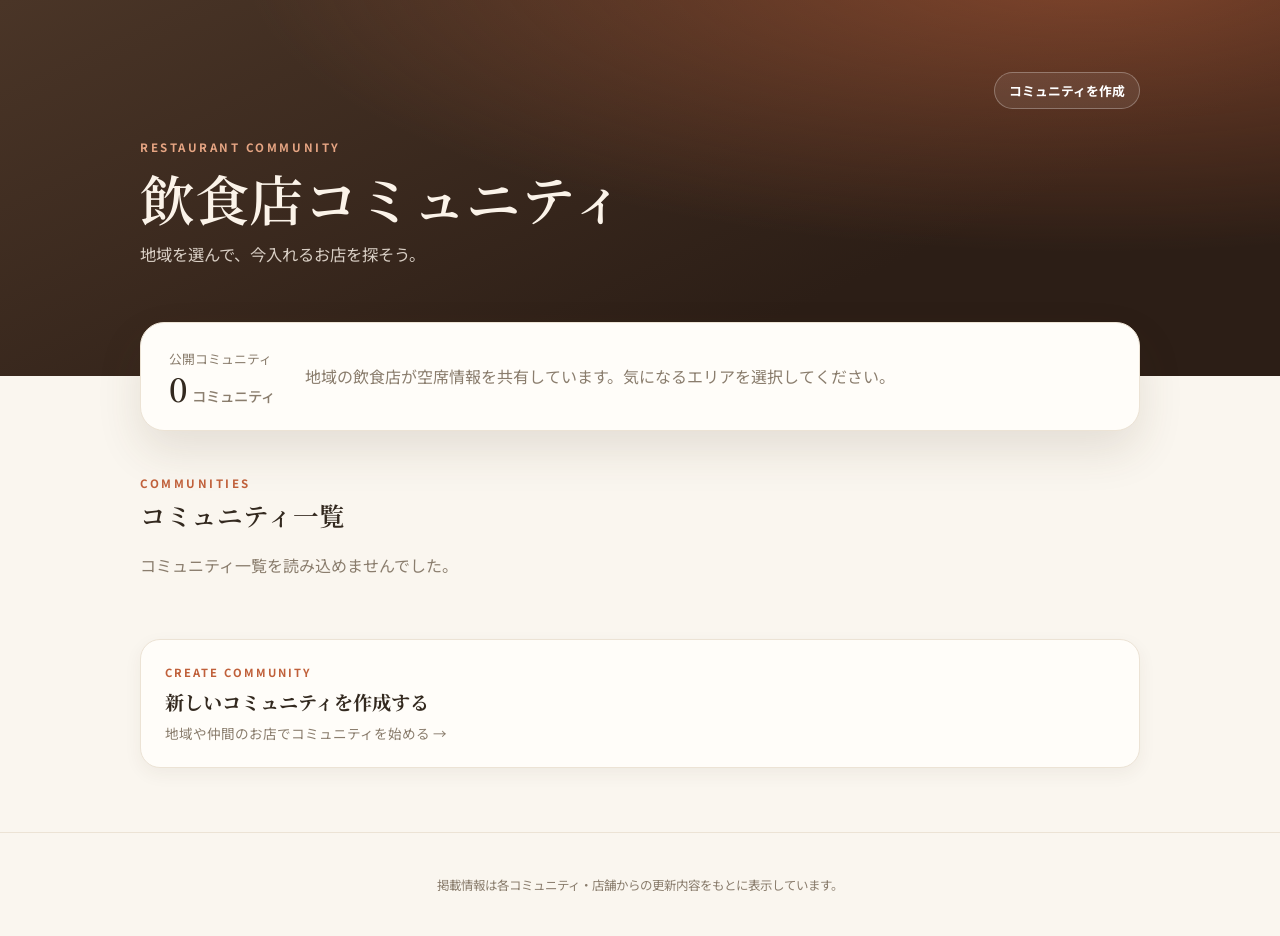
<file: index.html>
<!DOCTYPE html>
<html lang="ja">
<head>
  <meta charset="UTF-8" />
  <meta name="viewport" content="width=device-width, initial-scale=1.0" />
  <meta name="theme-color" content="#faf6ef" />
  <meta name="description" content="地域の飲食店コミュニティから、今入れるお店を探せます。" />
  <title>飲食店コミュニティ一覧</title>
  <link rel="preconnect" href="https://fonts.googleapis.com" />
  <link rel="preconnect" href="https://fonts.gstatic.com" crossorigin />
  <link href="https://fonts.googleapis.com/css2?family=Noto+Sans+JP:wght@400;500;700&family=Noto+Serif+JP:wght@500;600;700&display=swap" rel="stylesheet" />
  <link rel="stylesheet" href="./style.css" />
</head>
<body class="community-list-page">
  <header class="site-header list-header">
    <div class="container header-inner">
      <nav class="header-nav" aria-label="ページメニュー">
        <a href="./community-create.html">コミュニティを作成</a>
      </nav>
      <p class="eyebrow">RESTAURANT COMMUNITY</p>
      <h1>飲食店コミュニティ</h1>
      <p class="lead">地域を選んで、今入れるお店を探そう。</p>
    </div>
  </header>

  <main class="container community-list-main">
    <section class="community-intro-card">
      <div>
        <p class="summary-label">公開コミュニティ</p>
        <p class="summary-value"><span id="community-count">0</span><span class="summary-unit">コミュニティ</span></p>
      </div>
      <p>地域の飲食店が空席情報を共有しています。気になるエリアを選択してください。</p>
    </section>

    <section aria-labelledby="community-list-title">
      <div class="section-heading">
        <div><p class="eyebrow">COMMUNITIES</p><h2 id="community-list-title">コミュニティ一覧</h2></div>
      </div>
      <div id="community-message" class="message" role="status" aria-live="polite"></div>
      <div id="community-list" class="community-grid"></div>
    </section>

    <section class="portal-links" aria-label="コミュニティ作成">
      <a href="./community-create.html" class="portal-link-card portal-link-card-wide">
        <span class="portal-link-eyebrow">CREATE COMMUNITY</span>
        <strong>新しいコミュニティを作成する</strong>
        <span>地域や仲間のお店でコミュニティを始める →</span>
      </a>
    </section>
  </main>

  <template id="community-card-template">
    <article class="community-card">
      <div class="community-card-visual"><span class="community-area-badge"></span><span class="community-initial" aria-hidden="true"></span></div>
      <div class="community-card-body">
        <p class="community-area"></p><h2 class="community-name"></h2><p class="community-description"></p>
        <div class="community-meta"><span><strong class="community-shop-count">0</strong> 店舗掲載</span><span class="community-status"></span></div>
        <a class="community-link" href="#">コミュニティを見る <span aria-hidden="true">→</span></a>
      </div>
    </article>
  </template>

  <footer class="site-footer"><div class="container"><p>掲載情報は各コミュニティ・店舗からの更新内容をもとに表示しています。</p></div></footer>
  <script src="./communities.js"></script>
</body>
</html>
</file>
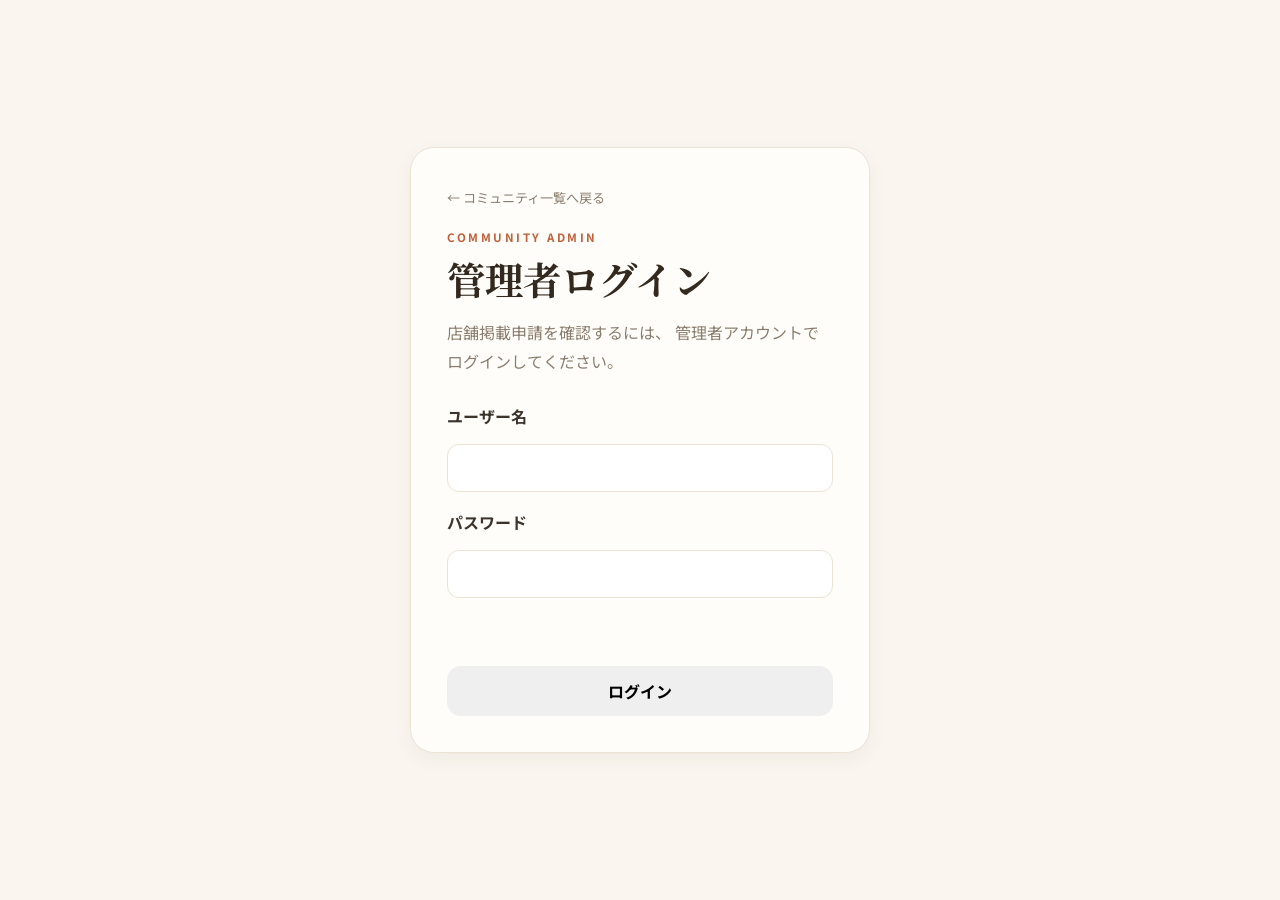
<file: admin-communities.html>
<!DOCTYPE html>
<html lang="ja">
<head>
  <meta charset="UTF-8" />
  <meta
    name="viewport"
    content="width=device-width, initial-scale=1.0"
  />
  <meta
    name="theme-color"
    content="#faf6ef"
  />

  <title>コミュニティ管理</title>

  <link
    rel="preconnect"
    href="https://fonts.googleapis.com"
  />
  <link
    rel="preconnect"
    href="https://fonts.gstatic.com"
    crossorigin
  />
  <link
    href="https://fonts.googleapis.com/css2?family=Noto+Sans+JP:wght@400;500;700&family=Noto+Serif+JP:wght@500;600;700&display=swap"
    rel="stylesheet"
  />

  <link
    rel="stylesheet"
    href="./style.css"
  />
</head>

<body>
  <header class="site-header">
    <div class="container header-inner">
      <a
        class="page-back-link page-back-link-light"
        href="./index.html"
      >
        ← コミュニティ一覧へ戻る
      </a>

      <p class="eyebrow">ADMIN</p>
      <h1>コミュニティ管理</h1>
      <p class="lead">
        作成申請の確認と承認を行います。
      </p>

      <nav class="header-nav" aria-label="管理メニュー">
        <a href="./admin-requests.html">
          店舗掲載申請
        </a>
        <a href="./admin-shops.html">
          登録済み店舗
        </a>
      </nav>

      <button
        id="logout-button"
        class="logout-button"
        type="button"
      >
        ログアウト
      </button>
    </div>
  </header>

  <main class="container">
    <section class="summary-card admin-summary">
      <div class="summary-lead">
        <p class="summary-label">
          承認待ち
        </p>

        <p class="summary-value">
          <span id="pending-count">0</span>
          <span class="summary-unit">件</span>
        </p>
      </div>

      <div class="summary-stats">
        <p class="stat">
          <span class="stat-dot dot-available"></span>
          公開中
          <span
            id="active-count"
            class="stat-count"
          >
            0
          </span>
        </p>

        <p class="stat">
          合計
          <span
            id="community-count"
            class="stat-count"
          >
            0
          </span>
        </p>
      </div>

      <button
        id="reload-communities-button"
        class="reload-button"
        type="button"
      >
        <span
          class="reload-icon"
          aria-hidden="true"
        ></span>
        <span class="reload-text">
          最新情報に更新
        </span>
      </button>
    </section>

    <section aria-labelledby="community-list-title">
      <div class="section-heading">
        <div>
          <p class="eyebrow">
            COMMUNITIES
          </p>
          <h2 id="community-list-title">
            コミュニティ一覧
          </h2>
        </div>

        <p
          id="community-last-loaded"
          class="last-loaded"
        >
          読み込み中...
        </p>
      </div>

      <div
        id="community-message"
        class="message"
        role="status"
        aria-live="polite"
      ></div>

      <div
        id="admin-community-list"
        class="request-list"
      ></div>
    </section>
  </main>
<!-- =====================================================
     コミュニティ編集モーダル
     ===================================================== -->
<div
  id="community-edit-modal"
  class="modal"
  aria-hidden="true"
>
  <div
    class="modal-overlay"
    data-close-community-modal
  ></div>

  <div
    class="modal-content"
    role="dialog"
    aria-modal="true"
    aria-labelledby="community-edit-title"
  >
    <div class="modal-header">
      <div>
        <p class="eyebrow">
          EDIT COMMUNITY
        </p>

        <h2 id="community-edit-title">
          コミュニティ編集
        </h2>
      </div>

      <button
        id="close-community-modal-button"
        class="modal-close-button"
        type="button"
        aria-label="閉じる"
      >
        ×
      </button>
    </div>

    <form id="community-edit-form">
      <input
        id="edit-community-id"
        type="hidden"
      />

      <div class="form-group">
        <label for="edit-community-name">
          コミュニティ名
          <span class="required-mark">
            必須
          </span>
        </label>

        <input
          id="edit-community-name"
          name="name"
          type="text"
          maxlength="100"
          required
        />
      </div>

      <div class="form-group">
        <label for="edit-community-area">
          エリア
          <span class="required-mark">
            必須
          </span>
        </label>

        <input
          id="edit-community-area"
          name="area"
          type="text"
          maxlength="100"
          required
        />
      </div>

      <div class="form-group">
        <label for="edit-community-description">
          説明
        </label>

        <textarea
          id="edit-community-description"
          name="description"
          rows="5"
          maxlength="1000"
        ></textarea>
      </div>

      <div class="form-group">
        <label for="edit-community-owner-name">
          申請者・担当者名
        </label>

        <input
          id="edit-community-owner-name"
          name="ownerName"
          type="text"
          maxlength="100"
        />
      </div>

      <div class="form-group">
        <label for="edit-community-email">
          メールアドレス
        </label>

        <input
          id="edit-community-email"
          name="email"
          type="email"
          maxlength="255"
        />
      </div>

      <div class="form-group">
        <label for="edit-community-status">
          公開状態
        </label>

        <select
          id="edit-community-status"
          name="status"
          required
        >
          <option value="active">
            公開
          </option>

          <option value="inactive">
            非公開
          </option>
        </select>

        <p class="form-help-text">
          非公開にすると、一般向けのコミュニティ一覧には表示されません。
        </p>
      </div>

      <div
        id="community-edit-message"
        class="message"
        role="status"
        aria-live="polite"
      ></div>

      <div class="modal-actions">
        <button
          id="cancel-community-edit-button"
          class="secondary-button"
          type="button"
        >
          キャンセル
        </button>

        <button
          id="save-community-button"
          class="approve-request-button"
          type="submit"
        >
          保存
        </button>
      </div>
    </form>
  </div>
</div>
  <footer class="site-footer">
    <div class="container">
      <p>
        コミュニティ作成申請の管理画面です。
      </p>
    </div>
  </footer>

  <script src="./admin-communities.js"></script>
</body>
</html>
</file>
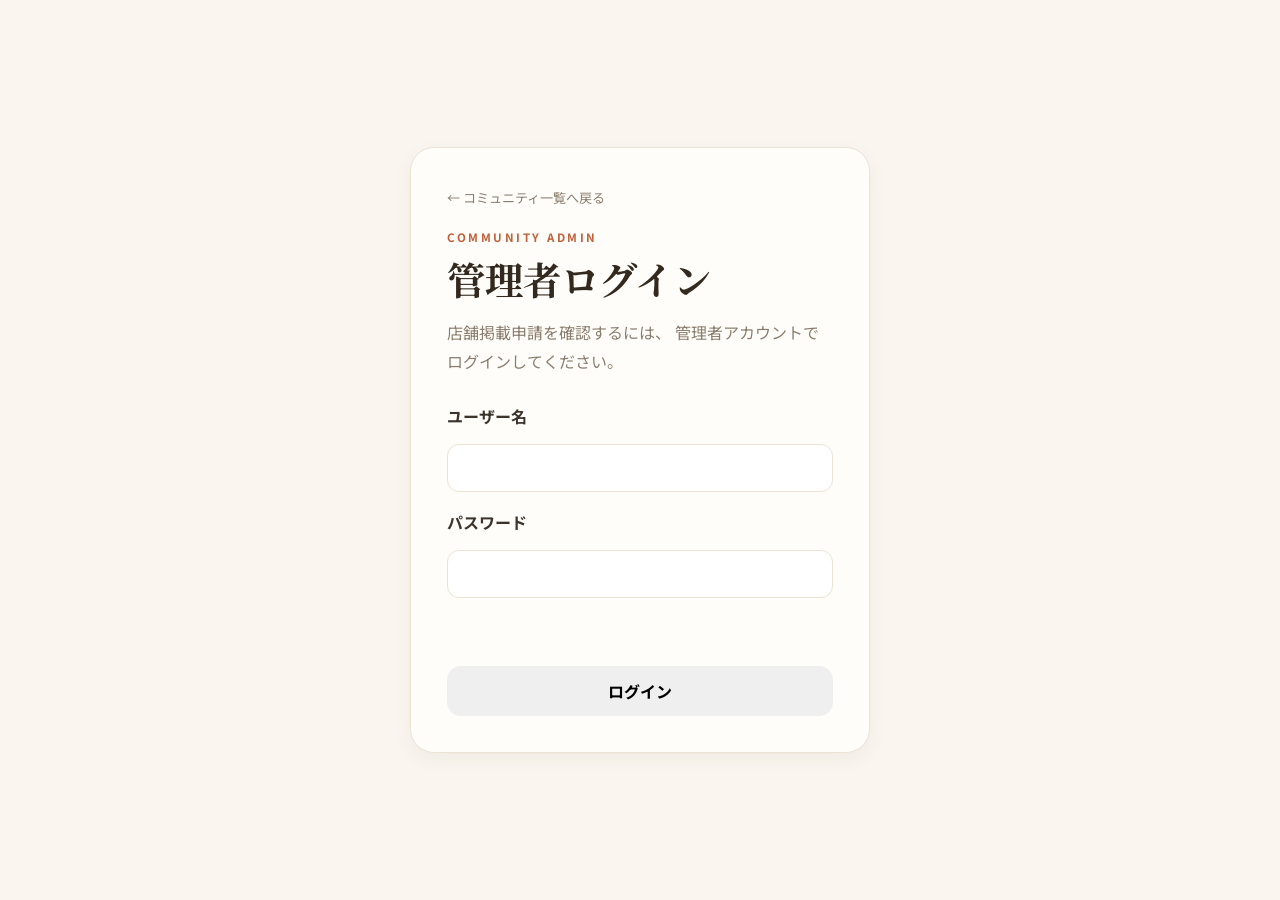
<file: admin-login.html>
<!DOCTYPE html>
<html lang="ja">
<head>
  <meta charset="UTF-8" />

  <meta
    name="viewport"
    content="width=device-width, initial-scale=1.0"
  />

  <meta
    name="theme-color"
    content="#faf6ef"
  />

  <title>管理者ログイン</title>

  <link
    rel="preconnect"
    href="https://fonts.googleapis.com"
  />

  <link
    rel="preconnect"
    href="https://fonts.gstatic.com"
    crossorigin
  />

  <link
    href="https://fonts.googleapis.com/css2?family=Noto+Sans+JP:wght@400;500;700&family=Noto+Serif+JP:wght@600;700&display=swap"
    rel="stylesheet"
  />

  <link
    rel="stylesheet"
    href="./style.css"
  />
</head>

<body>
  <main class="admin-login-page">
    <section class="admin-login-card">
      <a class="page-back-link" href="./index.html">← コミュニティ一覧へ戻る</a>
      <p class="eyebrow">
        COMMUNITY ADMIN
      </p>

      <h1>管理者ログイン</h1>

      <p class="admin-login-description">
        店舗掲載申請を確認するには、
        管理者アカウントでログインしてください。
      </p>

      <form id="admin-login-form">
        <div class="form-group">
          <label for="username">
            ユーザー名
          </label>

          <input
            id="username"
            name="username"
            type="text"
            autocomplete="username"
            required
          />
        </div>

        <div class="form-group">
          <label for="password">
            パスワード
          </label>

          <input
            id="password"
            name="password"
            type="password"
            autocomplete="current-password"
            required
          />
        </div>

        <div
          id="login-message"
          class="message"
          role="status"
          aria-live="polite"
        ></div>

        <button
          id="login-button"
          class="submit-button"
          type="submit"
        >
          ログイン
        </button>
      </form>
    </section>
  </main>

  <script src="./admin-login.js"></script>
</body>
</html>
</file>
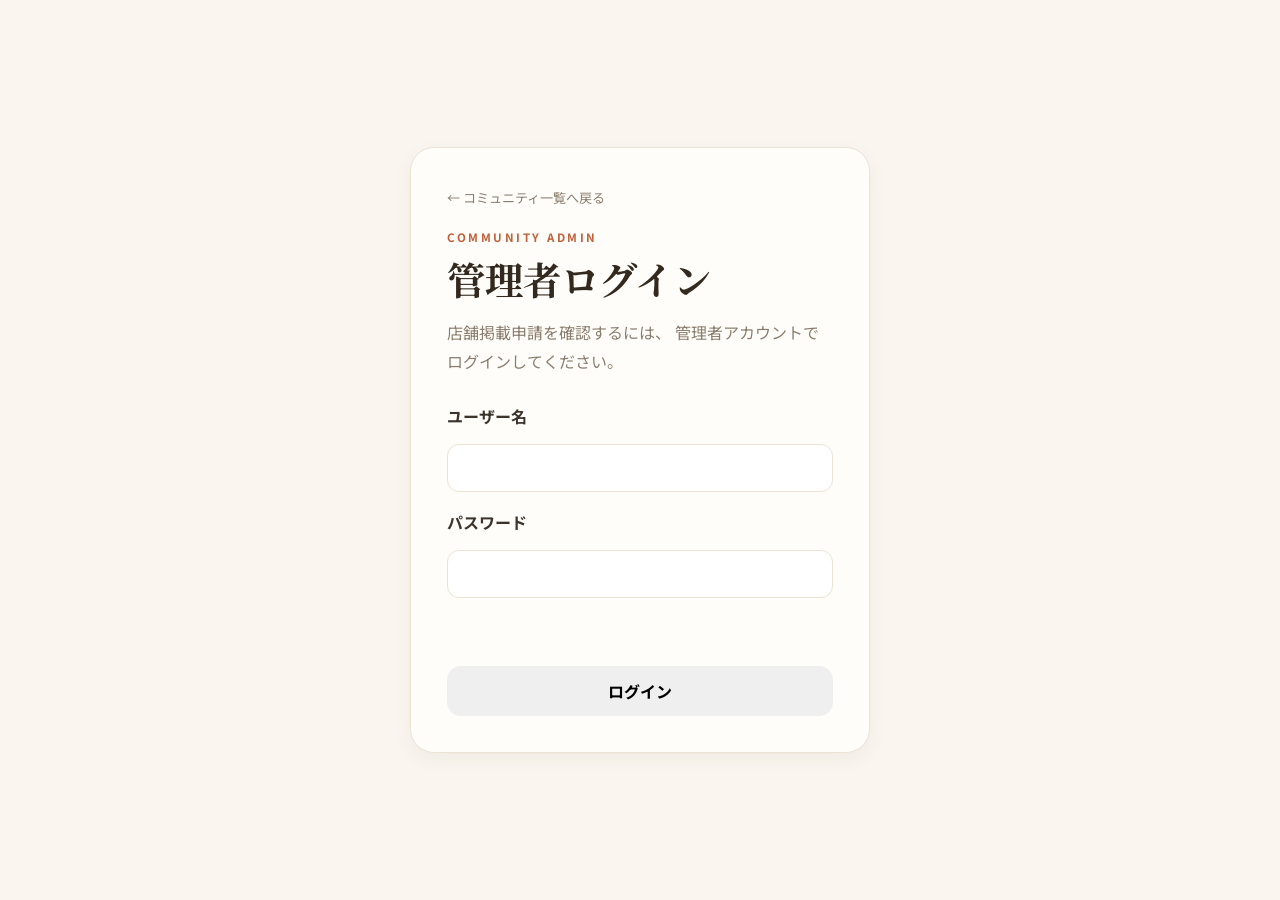
<file: admin-requests.html>
<!DOCTYPE html>
<html lang="ja">
<head>
  <meta charset="UTF-8" />
  <meta name="viewport" content="width=device-width, initial-scale=1.0" />
  <meta name="theme-color" content="#faf6ef" />

  <title>店舗掲載申請一覧</title>

  <link rel="preconnect" href="https://fonts.googleapis.com" />
  <link rel="preconnect" href="https://fonts.gstatic.com" crossorigin />

  <link
    href="https://fonts.googleapis.com/css2?family=Noto+Sans+JP:wght@400;500;700&family=Noto+Serif+JP:wght@500;600;700&display=swap"
    rel="stylesheet"
  />

  <link rel="stylesheet" href="./style.css" />
</head>

<body>
  <header class="site-header">
    <div class="container header-inner">
    <a class="page-back-link page-back-link-light" href="./index.html">← コミュニティ一覧へ戻る</a>
      <a
        class="page-back-link page-back-link-light"
        href="./admin-shops.html"
      >
        登録済み店舗を管理する
      </a>
      <a href="./admin-communities.html">
      コミュニティ管理
    </a>
      <p class="eyebrow">ADMIN</p>
      <h1>店舗掲載申請一覧</h1>
      <p class="lead">申請された店舗情報を確認できます。</p>
      <button
        id="logout-button"
        class="logout-button"
        type="button"
      >
      ログアウト
    </button>
    </div>
  </header>

  <main class="container">
    <section class="summary-card admin-summary">
      <div class="summary-lead">
        <p class="summary-label">申請件数</p>
        <p class="summary-value">
          <span id="request-count">0</span>
          <span class="summary-unit">件</span>
        </p>
      </div>

      <button
        id="reload-requests-button"
        class="reload-button"
        type="button"
      >
        <span class="reload-icon" aria-hidden="true"></span>
        <span class="reload-text">最新情報に更新</span>
      </button>
    </section>

    <section aria-labelledby="request-list-title">
      <div class="section-heading">
        <div>
          <p class="eyebrow">REQUESTS</p>
          <h2 id="request-list-title">掲載申請</h2>
        </div>

        <p id="request-last-loaded" class="last-loaded">
          読み込み中...
        </p>
      </div>

      <div
        id="request-message"
        class="message"
        role="status"
        aria-live="polite"
      ></div>

      <div id="request-list" class="request-list"></div>
    </section>
  </main>

  <footer class="site-footer">
    <div class="container">
      <p>店舗掲載申請の管理画面です。</p>
    </div>
  </footer>

  <script src="./admin-requests.js"></script>
</body>
</html>
</file>
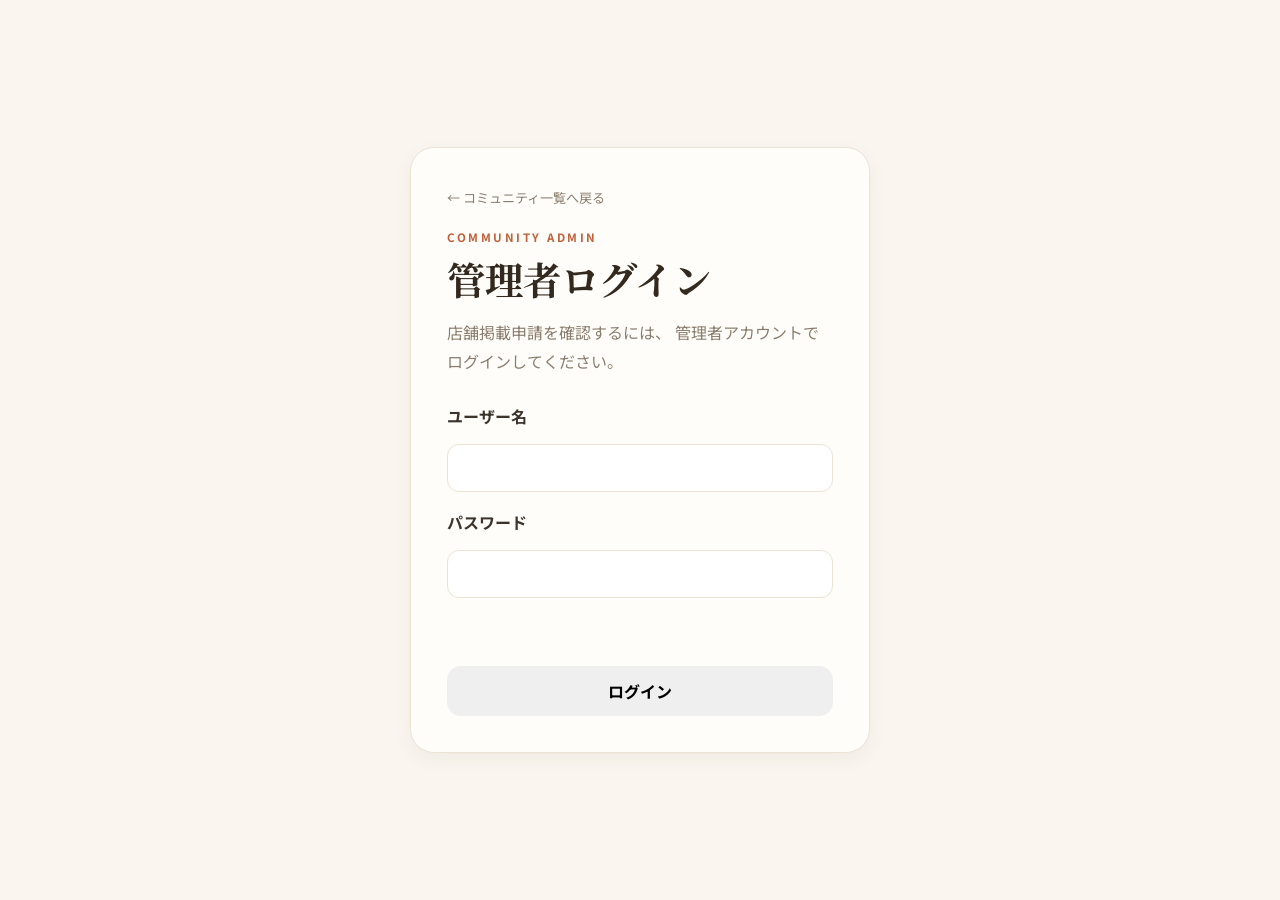
<file: admin-shops.html>
<!DOCTYPE html>
<html lang="ja">
<head>
  <meta charset="UTF-8" />
  <meta name="viewport" content="width=device-width, initial-scale=1.0" />
  <meta name="theme-color" content="#faf6ef" />

  <title>登録済み店舗管理</title>

  <link rel="preconnect" href="https://fonts.googleapis.com" />
  <link rel="preconnect" href="https://fonts.gstatic.com" crossorigin />

  <link
    href="https://fonts.googleapis.com/css2?family=Noto+Sans+JP:wght@400;500;700&family=Noto+Serif+JP:wght@500;600;700&display=swap"
    rel="stylesheet"
  />

  <link rel="stylesheet" href="./style.css" />
</head>

<body>
  <header class="site-header">
    <div class="container header-inner">
      <a
        class="page-back-link page-back-link-light"
        href="./admin-requests.html"
      >
        ← 店舗掲載申請一覧へ戻る
      </a>

      <p class="eyebrow">ADMIN</p>
      <h1>登録済み店舗管理</h1>
      <p class="lead">
        コミュニティごとの店舗情報を編集・削除できます。
      </p>

      <button
        id="logout-button"
        class="logout-button"
        type="button"
      >
        ログアウト
      </button>
    </div>
  </header>

  <main class="container">
    <section class="summary-card admin-summary">
      <div class="summary-lead">
        <p class="summary-label">対象コミュニティ</p>

        <label
          for="community-select"
          class="visually-hidden"
        >
          コミュニティを選択
        </label>

        <select
          id="community-select"
          class="form-control"
        >
          <option value="">
            コミュニティを選択してください
          </option>
        </select>
      </div>

      <button
        id="reload-shops-button"
        class="reload-button"
        type="button"
      >
        <span
          class="reload-icon"
          aria-hidden="true"
        ></span>
        <span class="reload-text">
          最新情報に更新
        </span>
      </button>
    </section>

    <section aria-labelledby="shop-list-title">
      <div class="section-heading">
        <div>
          <p class="eyebrow">SHOPS</p>
          <h2 id="shop-list-title">
            登録済み店舗
          </h2>
        </div>

        <p
          id="shop-last-loaded"
          class="last-loaded"
        >
          コミュニティを選択してください
        </p>
      </div>

      <div
        id="shop-message"
        class="message"
        role="status"
        aria-live="polite"
      ></div>

      <div
        id="shop-list"
        class="request-list"
      ></div>
    </section>
  </main>

  <div
    id="shop-edit-modal"
    class="modal"
    hidden
  >
    <div
      class="modal-backdrop"
      data-close-modal
    ></div>

    <section
      class="modal-dialog"
      role="dialog"
      aria-modal="true"
      aria-labelledby="shop-edit-title"
    >
      <div class="modal-header">
        <h2 id="shop-edit-title">
          店舗情報を編集
        </h2>

        <button
          type="button"
          class="modal-close-button"
          data-close-modal
          aria-label="閉じる"
        >
          ×
        </button>
      </div>

      <form id="shop-edit-form">
        <input
          id="edit-shop-id"
          type="hidden"
        />

        <div class="form-group">
          <label for="edit-shop-name">
            店舗名
          </label>
          <input
            id="edit-shop-name"
            class="form-control"
            type="text"
            required
          />
        </div>

        <div class="form-group">
          <label for="edit-shop-genre">
            ジャンル
          </label>
          <input
            id="edit-shop-genre"
            class="form-control"
            type="text"
          />
        </div>

        <div class="form-group">
          <label for="edit-shop-address">
            住所
          </label>
          <input
            id="edit-shop-address"
            class="form-control"
            type="text"
          />
        </div>

        <div class="form-group">
          <label for="edit-shop-url">
            店舗URL
          </label>
          <input
            id="edit-shop-url"
            class="form-control"
            type="url"
          />
        </div>

        <div class="form-group">
          <label for="edit-shop-status">
            空席状況
          </label>
          <select
            id="edit-shop-status"
            class="form-control"
          >
            <option value="available">
              空席あり
            </option>
            <option value="limited">
              残りわずか
            </option>
            <option value="full">
              満席
            </option>
          </select>
        </div>

        <!-- =====================================================
             基本営業
             ===================================================== -->
        <div class="business-schedule-section">
          <h3 class="business-schedule-title">
            基本営業
          </h3>
        
          <div class="form-group">
            <label>
              営業日
            </label>
        
            <div class="business-days-checkboxes">
              <label>
                <input
                  type="checkbox"
                  name="businessDay"
                  value="mon"
                />
                月
              </label>
        
              <label>
                <input
                  type="checkbox"
                  name="businessDay"
                  value="tue"
                />
                火
              </label>
        
              <label>
                <input
                  type="checkbox"
                  name="businessDay"
                  value="wed"
                />
                水
              </label>
        
              <label>
                <input
                  type="checkbox"
                  name="businessDay"
                  value="thu"
                />
                木
              </label>
        
              <label>
                <input
                  type="checkbox"
                  name="businessDay"
                  value="fri"
                />
                金
              </label>
        
              <label>
                <input
                  type="checkbox"
                  name="businessDay"
                  value="sat"
                />
                土
              </label>
        
              <label>
                <input
                  type="checkbox"
                  name="businessDay"
                  value="sun"
                />
                日
              </label>
            </div>
          </div>
        
          <div class="business-hours-row">
            <div class="form-group">
              <label for="edit-shop-open-time">
                営業開始
              </label>
        
              <input
                id="edit-shop-open-time"
                class="form-control"
                type="time"
              />
            </div>
        
            <div class="form-group">
              <label for="edit-shop-close-time">
                営業終了
              </label>
        
              <input
                id="edit-shop-close-time"
                class="form-control"
                type="time"
              />
            </div>
          </div>
        </div>
        
        <!-- =====================================================
             臨時営業・臨時休業
             ===================================================== -->
        <div class="business-schedule-section">
          <div class="business-schedule-header">
            <div>
              <h3 class="business-schedule-title">
                臨時営業・臨時休業
              </h3>
        
              <p class="form-help-text">
                日付指定の設定は基本営業より優先されます。
              </p>
            </div>
        
            <button
              id="add-business-exception-button"
              class="secondary-button"
              type="button"
            >
              ＋ 臨時設定を追加
            </button>
          </div>
        
          <div
            id="business-exception-list"
            class="business-exception-list"
          ></div>
        </div>

        <div class="request-actions">
          <button
            type="button"
            class="reload-button"
            data-close-modal
          >
            キャンセル
          </button>

          <button
            id="save-shop-button"
            type="submit"
            class="approve-request-button"
          >
            変更を保存
          </button>
        </div>
      </form>
    </section>
  </div>

  <footer class="site-footer">
    <div class="container">
      <p>登録済み店舗の管理画面です。</p>
    </div>
  </footer>

  <script src="./admin-shops.js"></script>
</body>
</html>
</file>
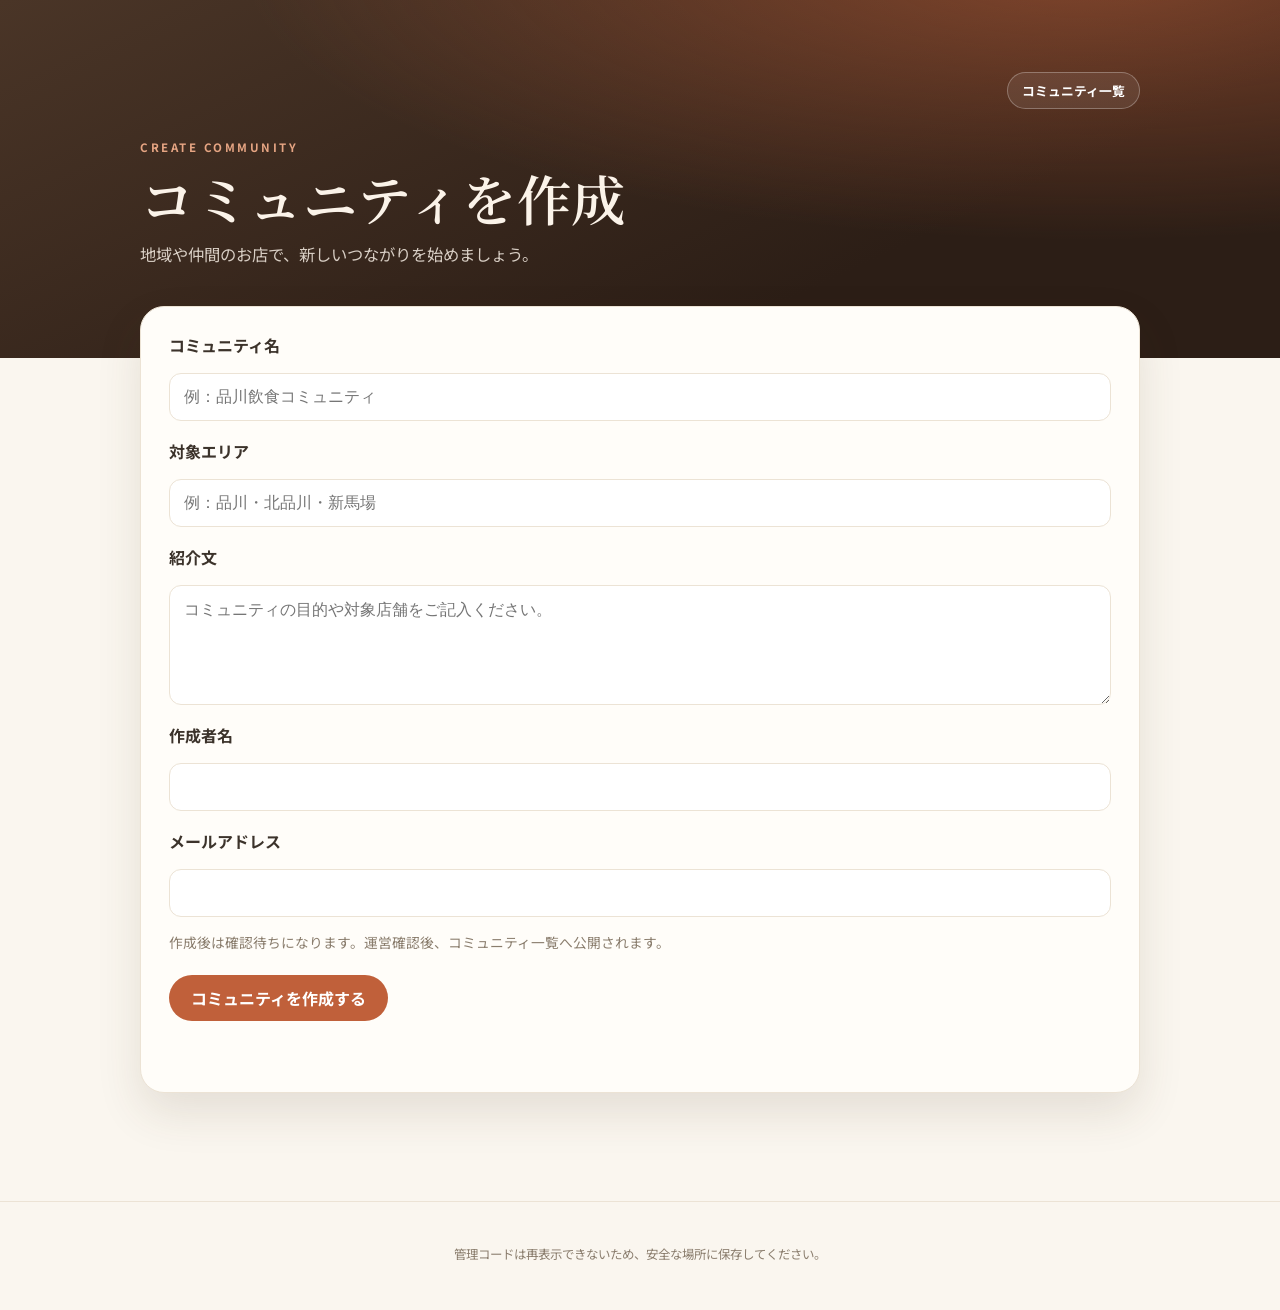
<file: community-create.html>
<!DOCTYPE html>
<html lang="ja">
<head>
  <meta charset="UTF-8" />
  <meta name="viewport" content="width=device-width, initial-scale=1.0" />
  <title>コミュニティを作成</title>
  <link rel="preconnect" href="https://fonts.googleapis.com" />
  <link rel="preconnect" href="https://fonts.gstatic.com" crossorigin />
  <link href="https://fonts.googleapis.com/css2?family=Noto+Sans+JP:wght@400;500;700&family=Noto+Serif+JP:wght@600&display=swap" rel="stylesheet" />
  <link rel="stylesheet" href="./style.css" />
</head>
<body>
<header class="site-header"><div class="container header-inner"><nav class="header-nav"><a href="./index.html">コミュニティ一覧</a></nav><p class="eyebrow">CREATE COMMUNITY</p><h1>コミュニティを作成</h1><p class="lead">地域や仲間のお店で、新しいつながりを始めましょう。</p></div></header>
<main class="container">
  <section class="summary-card create-community-card">
    <form id="community-create-form">
      <div class="form-group"><label for="name">コミュニティ名</label><input id="name" name="name" maxlength="80" required placeholder="例：品川飲食コミュニティ" /></div>
      <div class="form-group"><label for="area">対象エリア</label><input id="area" name="area" maxlength="100" required placeholder="例：品川・北品川・新馬場" /></div>
      <div class="form-group"><label for="description">紹介文</label><textarea id="description" name="description" maxlength="500" rows="5" required placeholder="コミュニティの目的や対象店舗をご記入ください。"></textarea></div>
      <div class="form-group"><label for="ownerName">作成者名</label><input id="ownerName" name="ownerName" maxlength="100" required /></div>
      <div class="form-group"><label for="email">メールアドレス</label><input id="email" name="email" type="email" maxlength="200" required /></div>
      <p class="form-help">作成後は確認待ちになります。運営確認後、コミュニティ一覧へ公開されます。</p>
      <button id="community-create-button" class="reload-button" type="submit">コミュニティを作成する</button>
      <div id="community-create-result" class="form-result" role="status" aria-live="polite"></div>
    </form>
  </section>
</main>
<footer class="site-footer"><div class="container"><p>管理コードは再表示できないため、安全な場所に保存してください。</p></div></footer>
<script src="./community-create.js"></script>
</body>
</html>
</file>
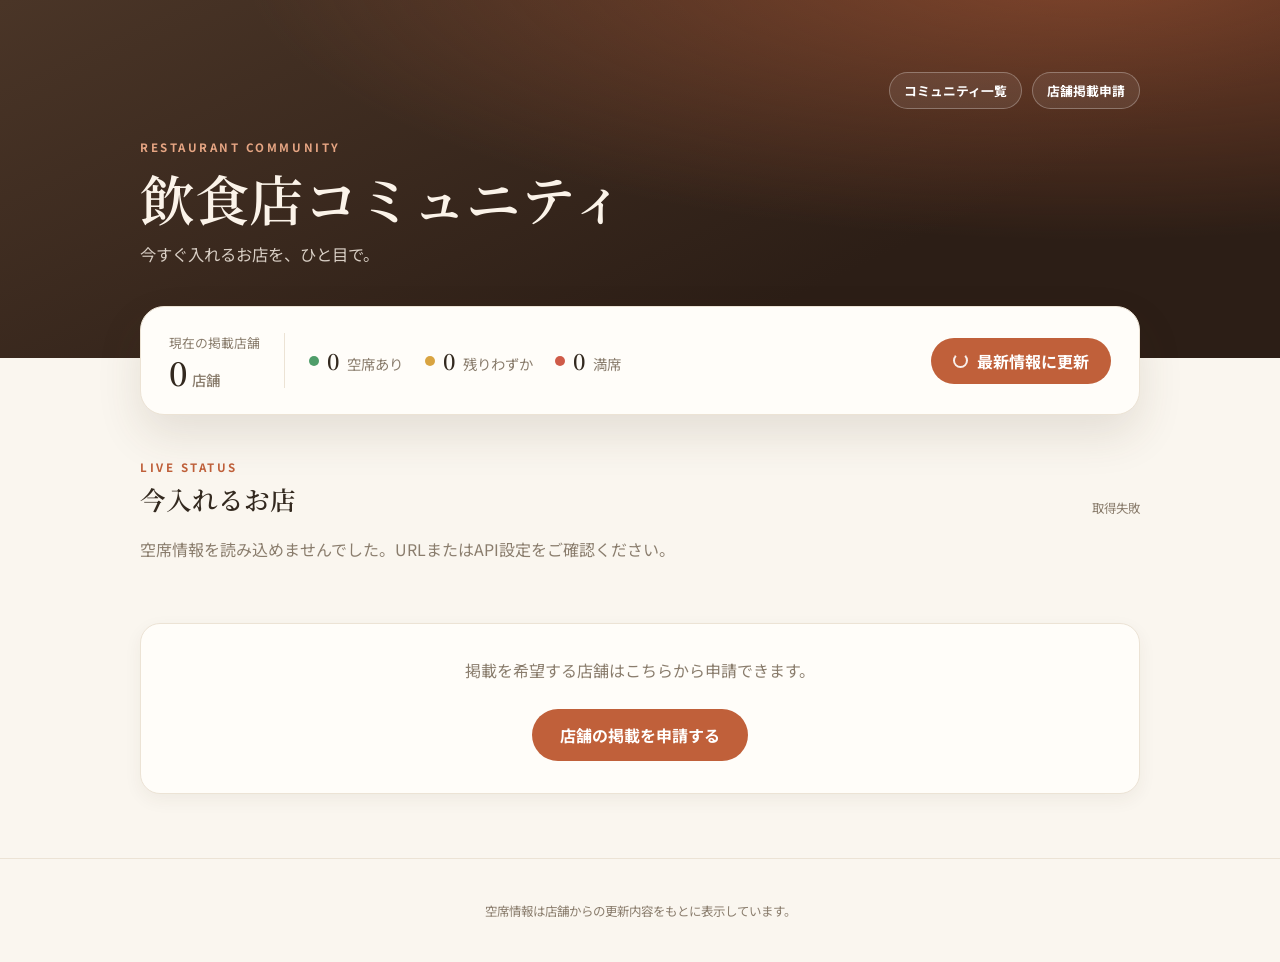
<file: community.html>
<!DOCTYPE html>
<html lang="ja">
<head>
  <meta charset="UTF-8" />
  <meta name="viewport" content="width=device-width, initial-scale=1.0" />
  <meta name="theme-color" content="#faf6ef" />
  <meta name="description" content="近くの飲食店の空席状況をリアルタイムで確認できます。" />
  <title>品川飲食コミュニティ｜今入れるお店</title>
  <link rel="preconnect" href="https://fonts.googleapis.com" />
  <link rel="preconnect" href="https://fonts.gstatic.com" crossorigin />
  <link
    href="https://fonts.googleapis.com/css2?family=Noto+Sans+JP:wght@400;500;700&family=Noto+Serif+JP:wght@500;600;700&display=swap"
    rel="stylesheet"
  />
  <link rel="stylesheet" href="./style.css" />
</head>
<body>
  <header class="site-header">
    <div class="container header-inner">
      <nav class="header-nav" aria-label="ページメニュー">
        <a href="./index.html">コミュニティ一覧</a>
        <a id="shop-request-nav-link" href="./request.html">店舗掲載申請</a>
      </nav>
      <p class="eyebrow">RESTAURANT COMMUNITY</p>
      <h1 id="community-name">飲食店コミュニティ</h1>
      <p class="lead">今すぐ入れるお店を、ひと目で。</p>
    </div>
  </header>

  <main class="container">
    <section class="summary-card" aria-label="空席情報の概要">
      <div class="summary-lead">
        <p class="summary-label">現在の掲載店舗</p>
        <p class="summary-value"><span id="shop-count">0</span><span class="summary-unit">店舗</span></p>
      </div>

      <ul class="summary-stats" aria-label="ステータス別の店舗数">
        <li class="stat">
          <span class="stat-dot dot-available" aria-hidden="true"></span>
          <span class="stat-count" id="count-available">0</span>
          <span class="stat-name">空席あり</span>
        </li>
        <li class="stat">
          <span class="stat-dot dot-limited" aria-hidden="true"></span>
          <span class="stat-count" id="count-limited">0</span>
          <span class="stat-name">残りわずか</span>
        </li>
        <li class="stat">
          <span class="stat-dot dot-full" aria-hidden="true"></span>
          <span class="stat-count" id="count-full">0</span>
          <span class="stat-name">満席</span>
        </li>
      </ul>

      <button id="reload-button" class="reload-button" type="button">
        <span class="reload-icon" aria-hidden="true"></span>
        <span class="reload-text">最新情報に更新</span>
      </button>
    </section>

    <section aria-labelledby="shop-list-title">
      <div class="section-heading">
        <div>
          <p class="eyebrow">LIVE STATUS</p>
          <h2 id="shop-list-title">今入れるお店</h2>
        </div>
        <p id="last-loaded" class="last-loaded">読み込み中...</p>
      </div>

      <div id="message" class="message" role="status" aria-live="polite"></div>
      <div id="shop-list" class="shop-list"></div>

      <section class="shop-request shop-request-section">
        <p>掲載を希望する店舗はこちらから申請できます。</p>
        <a id="shop-request-link" href="./request.html" class="shop-request-button">
          店舗の掲載を申請する
        </a>
      </section>

    </section>
  </main>

  <template id="shop-card-template">
    <article class="shop-card">
      <span class="shop-accent" aria-hidden="true"></span>
      <div class="shop-card-top">
        <div>
          <p class="shop-genre"></p>
          <h3 class="shop-name"></h3>
        </div>
        <span class="status-badge">
          <span class="status-badge-dot" aria-hidden="true"></span>
          <span class="status-badge-label"></span>
        </span>
      </div>

      <div class="shop-info">
      
        <div class="shop-business-row">
          <span class="shop-business-badge"></span>
          <span class="shop-business-hours"></span>
        </div>
      
        <p class="shop-note"></p>
        <p class="shop-updated"></p>
      
      </div>
      
      <a class="shop-link" href="#" target="_blank" rel="noopener noreferrer">
        店舗情報を見る
        <span class="shop-link-arrow" aria-hidden="true">&rarr;</span>
      </a>
    </article>
  </template>

  <footer class="site-footer">
    <div class="container">
      <p>空席情報は店舗からの更新内容をもとに表示しています。</p>
    </div>
  </footer>

  <script src="./community.js?v=3"></script>
</body>
</html>
</file>
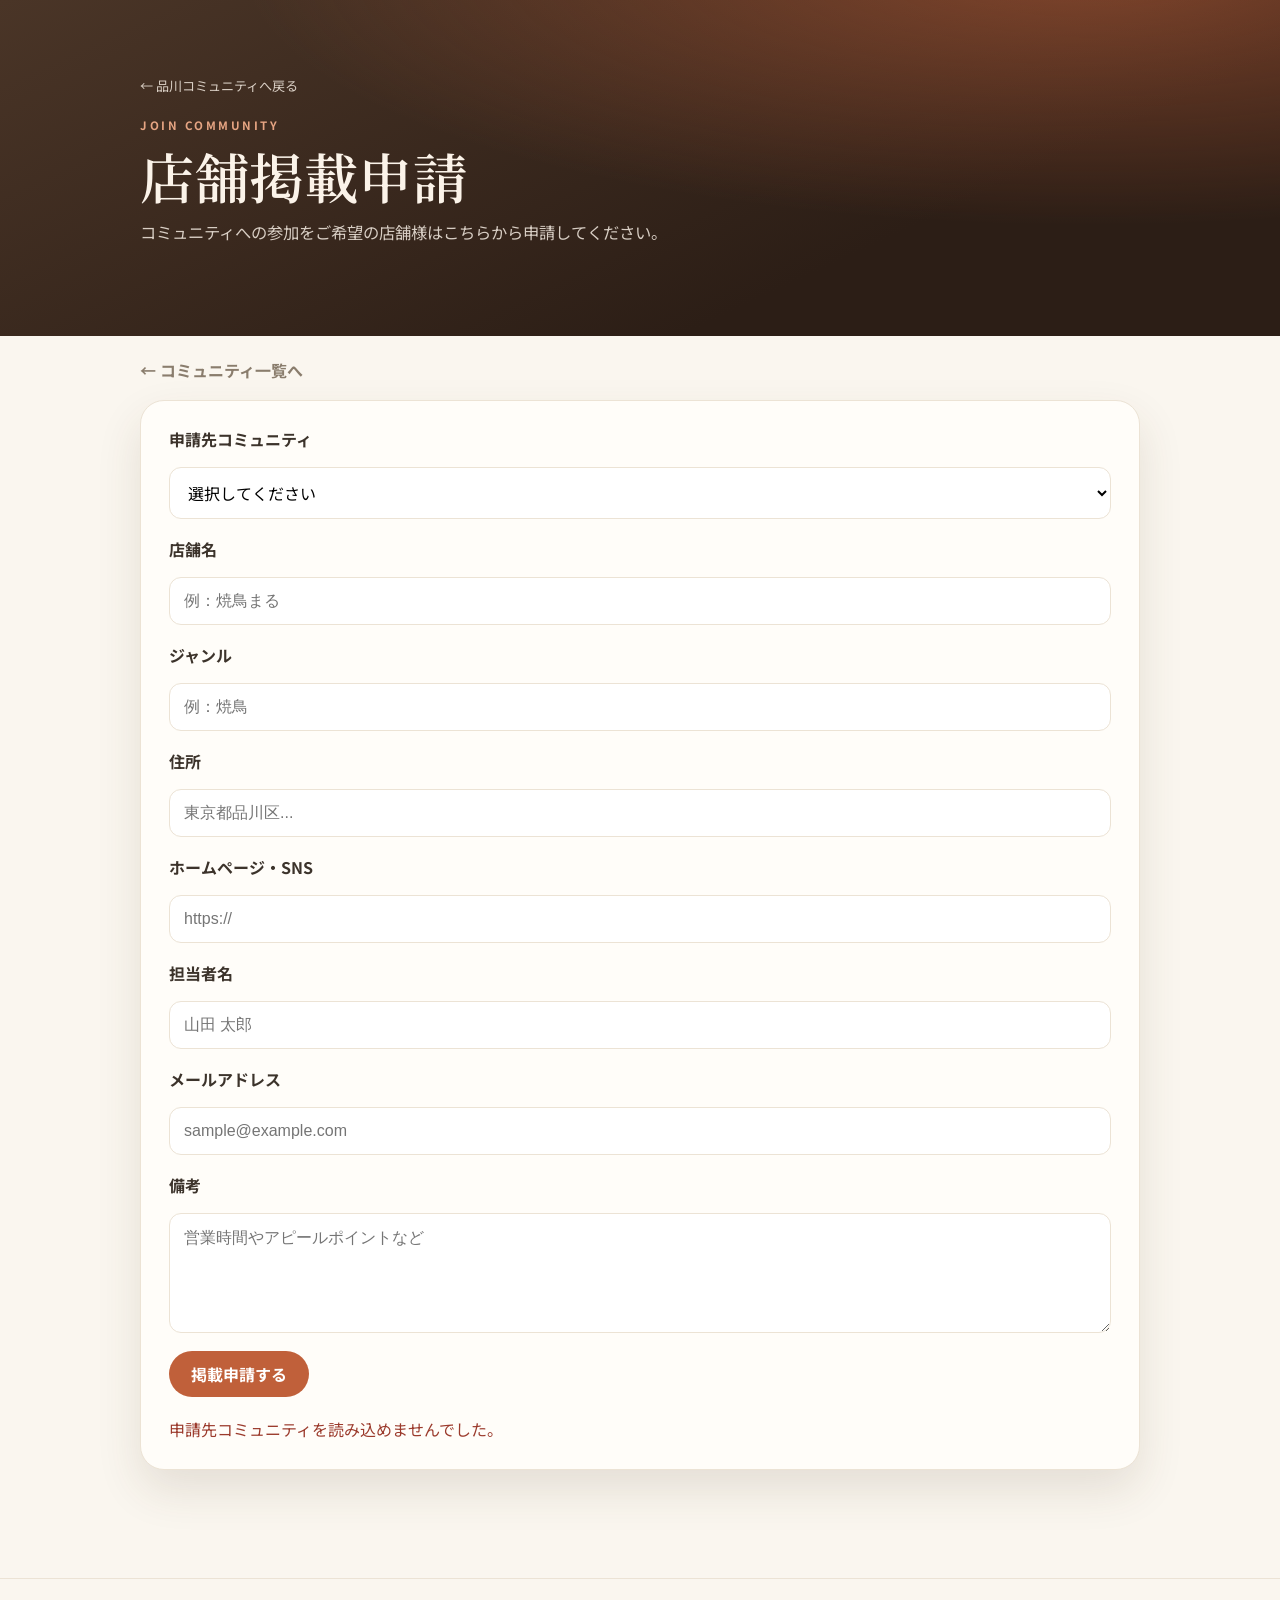
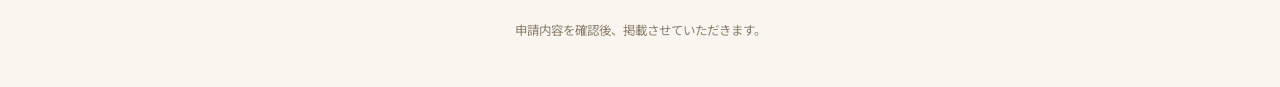
<file: request.html>
<!DOCTYPE html>
<html lang="ja">

<head>
  <meta charset="UTF-8">
  <meta name="viewport" content="width=device-width, initial-scale=1">

  <title>店舗掲載申請</title>

  <link rel="preconnect" href="https://fonts.googleapis.com">
  <link rel="preconnect" href="https://fonts.gstatic.com" crossorigin>

  <link
    href="https://fonts.googleapis.com/css2?family=Noto+Sans+JP:wght@400;500;700&family=Noto+Serif+JP:wght@600&display=swap"
    rel="stylesheet">

  <link rel="stylesheet" href="./style.css">
</head>

<body>

<header class="site-header">
  <div class="container header-inner">
    <a class="page-back-link page-back-link-light" href="./community.html?id=shinagawa">← 品川コミュニティへ戻る</a>
    <p class="eyebrow">JOIN COMMUNITY</p>
    <h1>店舗掲載申請</h1>
    <p class="lead">
      コミュニティへの参加をご希望の店舗様はこちらから申請してください。
    </p>
  </div>
</header>

<main class="container">
<p class="back-link-wrap"><a href="./index.html" class="back-link">← コミュニティ一覧へ</a></p>

<section class="summary-card">

<form id="request-form">
<div class="form-group"><label for="communityId">申請先コミュニティ</label><select id="communityId" required><option value="">選択してください</option></select></div>

<div class="form-group">
<label>店舗名</label>
<input
type="text"
id="shopName"
required
placeholder="例：焼鳥まる">
</div>

<div class="form-group">
<label>ジャンル</label>
<input
type="text"
id="genre"
required
placeholder="例：焼鳥">
</div>

<div class="form-group">
<label>住所</label>
<input
type="text"
id="address"
placeholder="東京都品川区...">
</div>

<div class="form-group">
<label>ホームページ・SNS</label>
<input
type="url"
id="url"
placeholder="https://">
</div>

<div class="form-group">
<label>担当者名</label>
<input
type="text"
id="contactName"
placeholder="山田 太郎">
</div>

<div class="form-group">
<label>メールアドレス</label>
<input
type="email"
id="email"
placeholder="sample@example.com">
</div>

<div class="form-group">
<label>備考</label>
<textarea
id="note"
rows="5"
placeholder="営業時間やアピールポイントなど"></textarea>
</div>

<button class="reload-button" type="submit">
掲載申請する
</button>

<p
  id="result"
  class="form-result"
  role="status"
  aria-live="polite">
</p>
  
</form>

</section>

</main>

<footer class="site-footer">
<div class="container">
<p>申請内容を確認後、掲載させていただきます。</p>
</div>
</footer>

<script src="./request.js"></script>

</body>

</html>
</file>
<file: style.css>
:root {
  --background: #faf6ef;
  --surface: #fffdf9;
  --text: #33291f;
  --muted: #8a7d6d;
  --border: #ece3d5;
  --primary: #c0603a;
  --primary-hover: #a94f2d;

  --available: #4f9d69;
  --available-bg: #e7f2ea;
  --available-text: #2f6b45;

  --limited: #d9a441;
  --limited-bg: #f8eed6;
  --limited-text: #8a651f;

  --full: #cf5b48;
  --full-bg: #f8e4df;
  --full-text: #9b3a2c;

  --unknown: #a99e8d;
  --unknown-bg: #efe9df;
  --unknown-text: #6f6455;

  --shadow-sm: 0 6px 18px rgba(76, 55, 34, 0.06);
  --shadow-md: 0 20px 45px rgba(76, 55, 34, 0.12);
}

* {
  box-sizing: border-box;
}

html {
  background: var(--background);
}

body {
  margin: 0;
  min-height: 100vh;
  font-family: "Noto Sans JP", -apple-system, BlinkMacSystemFont, "Hiragino Sans",
    "Yu Gothic", Meiryo, sans-serif;
  color: var(--text);
  background: var(--background);
  -webkit-font-smoothing: antialiased;
}

a {
  color: inherit;
}

button,
a {
  -webkit-tap-highlight-color: transparent;
}

.container {
  width: min(100% - 40px, 1000px);
  margin-inline: auto;
}

/* Header */
.site-header {
  position: relative;
  overflow: hidden;
  padding: 72px 0 92px;
  color: #fbf3e9;
  background:
    radial-gradient(120% 140% at 85% -10%, rgba(192, 96, 58, 0.55), transparent 55%),
    linear-gradient(155deg, #4a3527, #2c1e16 70%);
}

.header-inner {
  position: relative;
  z-index: 1;
}

.site-header h1 {
  margin: 10px 0 12px;
  font-family: "Noto Serif JP", serif;
  font-weight: 600;
  font-size: clamp(2.1rem, 6vw, 3.4rem);
  line-height: 1.2;
  letter-spacing: 0.01em;
}

.eyebrow {
  margin: 0;
  font-size: 0.72rem;
  font-weight: 700;
  letter-spacing: 0.22em;
  color: var(--primary);
}

.site-header .eyebrow {
  color: #e6a583;
}

.lead {
  margin: 0;
  font-size: 1.02rem;
  color: rgba(251, 243, 233, 0.82);
}

main {
  padding-bottom: 64px;
}

/* Summary card */
.summary-card {
  position: relative;
  z-index: 2;
  display: flex;
  flex-wrap: wrap;
  align-items: center;
  gap: 24px;
  margin-top: -52px;
  margin-bottom: 44px;
  padding: 26px 28px;
  border: 1px solid var(--border);
  border-radius: 24px;
  background: var(--surface);
  box-shadow: var(--shadow-md);
}

.summary-lead {
  flex: 0 0 auto;
  padding-right: 24px;
  border-right: 1px solid var(--border);
}

.summary-label {
  margin: 0 0 4px;
  font-size: 0.8rem;
  color: var(--muted);
}

.summary-value {
  margin: 0;
  font-family: "Noto Serif JP", serif;
  font-size: 2rem;
  font-weight: 600;
  line-height: 1;
}

.summary-unit {
  margin-left: 4px;
  font-family: "Noto Sans JP", sans-serif;
  font-size: 0.9rem;
  font-weight: 500;
  color: var(--muted);
}

.summary-stats {
  display: flex;
  flex: 1 1 auto;
  flex-wrap: wrap;
  gap: 22px;
  margin: 0;
  padding: 0;
  list-style: none;
}

.stat {
  display: flex;
  align-items: baseline;
  gap: 8px;
  font-size: 0.9rem;
  color: var(--muted);
}

.stat-dot {
  align-self: center;
  width: 10px;
  height: 10px;
  border-radius: 50%;
}

.dot-available {
  background: var(--available);
}
.dot-limited {
  background: var(--limited);
}
.dot-full {
  background: var(--full);
}

.stat-count {
  font-family: "Noto Serif JP", serif;
  font-size: 1.35rem;
  font-weight: 600;
  color: var(--text);
}

.reload-button {
  display: inline-flex;
  align-items: center;
  gap: 9px;
  min-height: 46px;
  padding: 0 22px;
  border: 0;
  border-radius: 999px;
  font: inherit;
  font-weight: 700;
  color: #fff;
  background: var(--primary);
  cursor: pointer;
  transition: background 0.2s ease, transform 0.1s ease;
}

.reload-button:hover:not(:disabled) {
  background: var(--primary-hover);
}

.reload-button:active:not(:disabled) {
  transform: translateY(1px);
}

.reload-button:disabled {
  opacity: 0.6;
  cursor: wait;
}

.reload-icon {
  width: 15px;
  height: 15px;
  border: 2px solid rgba(255, 255, 255, 0.9);
  border-top-color: transparent;
  border-radius: 50%;
}

.reload-button.is-loading .reload-icon {
  animation: spin 0.7s linear infinite;
}

@keyframes spin {
  to {
    transform: rotate(360deg);
  }
}

/* Section heading */
.section-heading {
  display: flex;
  align-items: flex-end;
  justify-content: space-between;
  gap: 16px;
  margin-bottom: 20px;
}

.section-heading h2 {
  margin: 6px 0 0;
  font-family: "Noto Serif JP", serif;
  font-weight: 600;
  font-size: 1.6rem;
}

.last-loaded {
  margin: 0;
  font-size: 0.78rem;
  color: var(--muted);
}

.message {
  min-height: 1.5em;
  margin-bottom: 14px;
  color: var(--muted);
}

/* Shop grid */
.shop-list {
  display: grid;
  grid-template-columns: repeat(2, minmax(0, 1fr));
  gap: 18px;
}

.shop-card {
  position: relative;
  display: flex;
  flex-direction: column;
  min-height: 244px;
  padding: 24px 24px 22px;
  overflow: hidden;
  border: 1px solid var(--border);
  border-radius: 22px;
  background: var(--surface);
  box-shadow: var(--shadow-sm);
  transition: transform 0.2s ease, box-shadow 0.2s ease;
}

.shop-card:hover {
  transform: translateY(-4px);
  box-shadow: var(--shadow-md);
}

.shop-accent {
  position: absolute;
  inset: 0 auto 0 0;
  width: 5px;
  background: var(--unknown);
}

.shop-card.is-available .shop-accent {
  background: var(--available);
}
.shop-card.is-limited .shop-accent {
  background: var(--limited);
}
.shop-card.is-full .shop-accent {
  background: var(--full);
}

.shop-card-top {
  display: flex;
  align-items: flex-start;
  justify-content: space-between;
  gap: 12px;
}

.shop-genre {
  margin: 0 0 5px;
  font-size: 0.75rem;
  font-weight: 500;
  letter-spacing: 0.04em;
  color: var(--muted);
}

.shop-name {
  margin: 0;
  font-family: "Noto Serif JP", serif;
  font-weight: 600;
  font-size: 1.25rem;
}

.status-badge {
  display: inline-flex;
  align-items: center;
  gap: 6px;
  flex-shrink: 0;
  padding: 7px 12px;
  border-radius: 999px;
  font-size: 0.76rem;
  font-weight: 700;
  white-space: nowrap;
}

.status-badge-dot {
  width: 8px;
  height: 8px;
  border-radius: 50%;
  background: currentColor;
}

.status-available {
  color: var(--available-text);
  background: var(--available-bg);
}
.status-limited {
  color: var(--limited-text);
  background: var(--limited-bg);
}
.status-full {
  color: var(--full-text);
  background: var(--full-bg);
}
.status-unknown {
  color: var(--unknown-text);
  background: var(--unknown-bg);
}

.shop-info {
  margin-top: 22px;
}

.shop-note {
  margin: 0 0 10px;
  font-size: 0.94rem;
  line-height: 1.55;
}

.shop-updated {
  display: inline-flex;
  align-items: center;
  gap: 6px;
  margin: 0;
  font-size: 0.76rem;
  color: var(--muted);
}

.shop-link {
  display: inline-flex;
  align-items: center;
  justify-content: center;
  gap: 6px;
  min-height: 46px;
  margin-top: auto;
  padding: 0 18px;
  border: 1px solid var(--border);
  border-radius: 14px;
  font-size: 0.92rem;
  font-weight: 700;
  text-decoration: none;
  transition: background 0.18s ease, border-color 0.18s ease;
}

.shop-link:hover {
  background: var(--background);
  border-color: var(--primary);
  color: var(--primary);
}

.shop-link[aria-disabled="true"] {
  color: var(--muted);
  cursor: default;
  pointer-events: none;
}

.shop-link-arrow {
  transition: transform 0.18s ease;
}

.shop-link:hover .shop-link-arrow {
  transform: translateX(3px);
}

/* Skeleton */
.shop-card.is-skeleton {
  pointer-events: none;
}

.shop-card.is-skeleton .skeleton-line {
  height: 12px;
  border-radius: 6px;
  background: linear-gradient(90deg, var(--border), #f4ede1, var(--border));
  background-size: 200% 100%;
  animation: shimmer 1.3s ease-in-out infinite;
}

@keyframes shimmer {
  to {
    background-position: -200% 0;
  }
}

/* Footer */
.site-footer {
  padding: 30px 0;
  font-size: 0.78rem;
  text-align: center;
  color: var(--muted);
  border-top: 1px solid var(--border);
}

@media (max-width: 720px) {
  .site-header {
    padding: 56px 0 82px;
  }

  .summary-card {
    align-items: stretch;
    flex-direction: column;
    gap: 20px;
    margin-top: -44px;
  }

  .summary-lead {
    padding-right: 0;
    padding-bottom: 20px;
    border-right: 0;
    border-bottom: 1px solid var(--border);
  }

  .reload-button {
    width: 100%;
    justify-content: center;
  }

  .section-heading {
    align-items: flex-start;
    flex-direction: column;
  }

  .shop-list {
    grid-template-columns: 1fr;
  }
}

@media (prefers-reduced-motion: reduce) {
  *,
  *::before,
  *::after {
    animation-duration: 0.01ms !important;
    transition-duration: 0.01ms !important;
  }
}

.shop-request {
  margin-top: 48px;
  padding: 32px;
  text-align: center;
  background: var(--surface);
  border: 1px solid var(--border);
  border-radius: 20px;
  box-shadow: var(--shadow-sm);
}

.shop-request h3 {
  margin: 0 0 12px;
  font-family: "Noto Serif JP", serif;
  font-size: 1.5rem;
}

.shop-request p {
  margin: 0 auto 24px;
  max-width: 520px;
  color: var(--muted);
  line-height: 1.8;
}

.shop-request-button {
  display: inline-block;
  padding: 14px 28px;
  border-radius: 999px;
  background: var(--primary);
  color: white;
  text-decoration: none;
  font-weight: 700;
  transition: .2s;
}

.shop-request-button:hover {
  background: var(--primary-hover);
}

.form-group {
    display: flex;
    flex-direction: column;
    margin-bottom: 22px;
}

.form-group label {
    margin-bottom: 8px;
    font-weight: 700;
}

.form-group input,
.form-group textarea {
    padding: 14px;
    font-size: 16px;
    border: 1px solid var(--border);
    border-radius: 12px;
    background: white;
}

.form-group textarea {
    resize: vertical;
}

#request-form {
    width: 100%;
}
.form-result {
  min-height: 1.6em;
  margin: 20px 0 0;
  line-height: 1.6;
  color: var(--muted);
}

.form-result.is-success {
  color: var(--available-text);
}

.form-result.is-error {
  color: var(--full-text);
}

#request-form button:disabled {
  opacity: 0.6;
  cursor: wait;
}

.admin-summary {
  justify-content: space-between;
}

.request-list {
  display: grid;
  gap: 18px;
}

.request-card {
  padding: 24px;
  border: 1px solid var(--border);
  border-radius: 22px;
  background: var(--surface);
  box-shadow: var(--shadow-sm);
}

.request-card-header {
  display: flex;
  align-items: flex-start;
  justify-content: space-between;
  gap: 16px;
  margin-bottom: 22px;
}

.request-genre {
  margin: 0 0 5px;
  font-size: 0.78rem;
  color: var(--muted);
}

.request-shop-name {
  margin: 0;
  font-family: "Noto Serif JP", serif;
  font-size: 1.35rem;
}

.request-status {
  flex-shrink: 0;
  padding: 7px 12px;
  border-radius: 999px;
  font-size: 0.78rem;
  font-weight: 700;
  color: var(--limited-text);
  background: var(--limited-bg);
}

.request-detail-list {
  margin: 0 0 20px;
}

.request-detail-row {
  display: grid;
  grid-template-columns: 100px 1fr;
  gap: 16px;
  padding: 12px 0;
  border-bottom: 1px solid var(--border);
}

.request-detail-row dt {
  font-weight: 700;
  color: var(--muted);
}

.request-detail-row dd {
  margin: 0;
  overflow-wrap: anywhere;
}

.request-id {
  font-family: monospace;
  font-size: 0.82rem;
}

@media (max-width: 720px) {
  .request-card-header {
    flex-direction: column;
  }

  .request-detail-row {
    grid-template-columns: 1fr;
    gap: 5px;
  }
}
.admin-login-page {
  min-height: 100vh;
  display: grid;
  place-items: center;
  padding: 24px;
}

.admin-login-card {
  width: min(100%, 460px);
  padding: 36px;
  border: 1px solid var(--border);
  border-radius: 24px;
  background: var(--surface);
  box-shadow: var(--shadow-sm);
}

.admin-login-card h1 {
  margin: 6px 0 12px;
  font-family: "Noto Serif JP", serif;
  font-size: clamp(1.8rem, 5vw, 2.4rem);
}

.admin-login-description {
  margin: 0 0 28px;
  color: var(--muted);
  line-height: 1.8;
}

.admin-login-card .form-group {
  display: grid;
  gap: 8px;
  margin-bottom: 18px;
}

.admin-login-card label {
  font-weight: 700;
}

.admin-login-card input {
  width: 100%;
  min-height: 48px;
  padding: 10px 14px;
  border: 1px solid var(--border);
  border-radius: 12px;
  font: inherit;
  background: #fff;
}

.admin-login-card input:focus {
  outline: 2px solid currentColor;
  outline-offset: 2px;
}

.submit-button {
  width: 100%;
  min-height: 50px;
  margin-top: 12px;
  border: 0;
  border-radius: 14px;
  font: inherit;
  font-weight: 700;
  cursor: pointer;
}

.submit-button:disabled {
  cursor: wait;
  opacity: 0.65;
}

.message.is-error {
  color: #b42318;
}

.logout-button {
  padding: 9px 14px;
  border: 1px solid var(--border);
  border-radius: 999px;
  background: var(--surface);
  font: inherit;
  font-weight: 700;
  cursor: pointer;
}

.request-actions {
  display: flex;
  justify-content: flex-end;
  margin-top: 20px;
  padding-top: 20px;
  border-top: 1px solid var(--border);
}

.approve-request-button {
  min-height: 46px;
  padding: 10px 20px;
  border: 0;
  border-radius: 999px;
  background: #2f6f4e;
  color: #fff;
  font: inherit;
  font-weight: 700;
  cursor: pointer;
  transition:
    transform 0.2s ease,
    opacity 0.2s ease;
}

.approve-request-button:hover {
  transform: translateY(-1px);
}

.approve-request-button:disabled {
  cursor: wait;
  opacity: 0.6;
  transform: none;
}

.request-approved-message {
  margin-top: 20px;
  padding: 12px 16px;
  border-radius: 12px;
  background: #eaf5ed;
  color: #24603f;
  font-weight: 700;
  text-align: center;
}

.request-status-approved {
  color: #24603f;
  background: #eaf5ed;
}

.request-status-pending {
  color: var(--limited-text);
  background: var(--limited-bg);
}
.request-approved-box {
  margin-top: 20px;
  padding: 18px;
  border-radius: 16px;
  background: #eaf5ed;
}

.request-approved-message {
  margin: 0 0 14px;
  color: #24603f;
  font-weight: 700;
  text-align: center;
}

.registration-code-block {
  padding-top: 14px;
  border-top: 1px solid rgba(36, 96, 63, 0.2);
}

.registration-code-label {
  margin: 0 0 8px;
  font-size: 0.82rem;
  font-weight: 700;
  color: #24603f;
}

.registration-code-row {
  display: flex;
  align-items: center;
  gap: 10px;
}

.registration-code {
  flex: 1;
  padding: 12px 14px;
  border-radius: 10px;
  background: #fff;
  font-size: 1.1rem;
  font-weight: 700;
  letter-spacing: 0.12em;
  text-align: center;
}

.copy-registration-code-button {
  min-height: 44px;
  padding: 10px 16px;
  border: 0;
  border-radius: 10px;
  background: #24603f;
  color: #fff;
  font: inherit;
  font-weight: 700;
  cursor: pointer;
}

.copy-registration-code-button:hover {
  opacity: 0.9;
}

.registration-code-help {
  margin: 10px 0 0;
  font-size: 0.82rem;
  line-height: 1.7;
  color: #3f5f4d;
}

.registration-code-missing {
  margin: 0;
  color: #8a5a00;
  font-weight: 700;
  text-align: center;
}

@media (max-width: 520px) {
  .registration-code-row {
    flex-direction: column;
  }

  .registration-code,
  .copy-registration-code-button {
    width: 100%;
  }
}

/* Community portal additions */
.header-nav {
  display: flex;
  flex-wrap: wrap;
  justify-content: flex-end;
  gap: 10px;
  margin-bottom: 30px;
}
.header-nav a {
  padding: 8px 14px;
  border: 1px solid rgba(255,255,255,.28);
  border-radius: 999px;
  color: #fff;
  font-size: .8rem;
  font-weight: 700;
  text-decoration: none;
  background: rgba(255,255,255,.08);
}
.header-nav a:hover { background: rgba(255,255,255,.16); }
.list-header { padding-bottom: 110px; }
.community-list-main { position: relative; z-index: 2; margin-top: -54px; }
.community-intro-card {
  display: flex;
  align-items: center;
  gap: 30px;
  margin-bottom: 44px;
  padding: 26px 28px;
  border: 1px solid var(--border);
  border-radius: 24px;
  background: var(--surface);
  box-shadow: var(--shadow-md);
}
.community-intro-card > p { flex: 1; margin: 0; color: var(--muted); line-height: 1.8; }
.community-grid {
  display: grid;
  grid-template-columns: repeat(2, minmax(0,1fr));
  gap: 18px;
}
.community-card {
  display: flex;
  flex-direction: column;
  overflow: hidden;
  border: 1px solid var(--border);
  border-radius: 22px;
  background: var(--surface);
  box-shadow: var(--shadow-sm);
  transition: transform .2s ease, box-shadow .2s ease;
}
.community-card:hover { transform: translateY(-4px); box-shadow: var(--shadow-md); }
.community-card-visual {
  position: relative;
  display: grid;
  min-height: 145px;
  place-items: center;
  background: radial-gradient(circle at 75% 20%, rgba(255,255,255,.3), transparent 28%), linear-gradient(135deg, #c36b46, #4a3527);
}
.community-initial { font-family: "Noto Serif JP", serif; font-size: 4.2rem; font-weight: 600; color: rgba(255,255,255,.9); }
.community-area-badge { position: absolute; top: 14px; right: 14px; padding: 5px 10px; border-radius: 999px; font-size: .72rem; font-weight: 700; color: #fff; background: rgba(44,30,22,.55); }
.community-card-body { display: flex; flex: 1; flex-direction: column; padding: 22px; }
.community-area { margin: 0 0 5px; font-size: .75rem; color: var(--muted); }
.community-name { margin: 0; font-family: "Noto Serif JP", serif; font-size: 1.3rem; }
.community-description { min-height: 3.4em; margin: 14px 0 18px; color: var(--muted); line-height: 1.7; font-size: .9rem; }
.community-meta { display: flex; justify-content: space-between; gap: 10px; margin-bottom: 20px; font-size: .78rem; color: var(--muted); }
.community-status { text-align: right; }
.community-link {
  display: inline-flex;
  align-items: center;
  justify-content: center;
  gap: 6px;
  min-height: 46px;
  margin-top: auto;
  padding: 0 18px;
  border: 1px solid var(--border);
  border-radius: 14px;
  font-size: .92rem;
  font-weight: 700;
  text-decoration: none;
}
.community-link:hover { background: var(--background); border-color: var(--primary); color: var(--primary); }
.community-card.is-disabled { opacity: .65; }
.community-link[aria-disabled="true"] { pointer-events: none; }
.portal-links { display: grid; grid-template-columns: repeat(2,minmax(0,1fr)); gap: 18px; margin-top: 48px; }
.portal-link-card { display: flex; flex-direction: column; gap: 8px; padding: 24px; border: 1px solid var(--border); border-radius: 20px; background: var(--surface); box-shadow: var(--shadow-sm); text-decoration: none; }
.portal-link-card:hover { border-color: var(--primary); transform: translateY(-2px); }
.portal-link-card strong { font-family: "Noto Serif JP",serif; font-size: 1.2rem; }
.portal-link-card > span:last-child { color: var(--muted); font-size: .85rem; }
.portal-link-eyebrow { color: var(--primary); font-size: .7rem; font-weight: 700; letter-spacing: .18em; }
.page-back-link { display: inline-block; margin-bottom: 22px; color: var(--muted); font-size: .82rem; text-decoration: none; }
.page-back-link-light { color: rgba(251,243,233,.82); }

@media (max-width: 720px) {
  .header-nav { justify-content: flex-start; margin-bottom: 24px; }
  .header-nav a { padding: 7px 11px; font-size: .74rem; }
  .community-intro-card { align-items: stretch; flex-direction: column; gap: 18px; }
  .community-grid, .portal-links { grid-template-columns: 1fr; }
}

/* Multi-community v2 */
.portal-link-card-wide { grid-column: 1 / -1; }
.create-community-card { align-items: stretch; }
.create-community-card form { width: 100%; }
.form-help { margin: -4px 0 20px; color: var(--muted); font-size: .86rem; line-height: 1.7; }
.form-group select { min-height: 50px; padding: 12px 14px; border: 1px solid var(--border); border-radius: 12px; background: #fff; font: inherit; }
.create-result-box { display: grid; gap: 10px; margin-top: 22px; padding: 18px; border-radius: 14px; background: var(--available-bg); }
.create-result-box dl { margin: 0; }
.create-result-box dl div { display: grid; grid-template-columns: 140px 1fr; gap: 12px; padding: 8px 0; }
.create-result-box dt { font-weight: 700; }
.create-result-box dd { margin: 0; overflow-wrap: anywhere; }
.back-link-wrap { margin: 22px 0 70px; }
.back-link { color: var(--muted); text-decoration: none; font-weight: 700; }
@media (max-width: 520px) { .create-result-box dl div { grid-template-columns: 1fr; gap: 3px; } }

/* =========================================================
   登録済み店舗管理
   ========================================================= */

.form-control {
  width: 100%;
  min-height: 48px;
  padding: 10px 14px;
  border: 1px solid #d8cec0;
  border-radius: 10px;
  background: #ffffff;
  color: #2f2a25;
  font: inherit;
  box-sizing: border-box;
}

.form-control:focus {
  outline: none;
  border-color: #8c6d4f;
  box-shadow:
    0 0 0 3px
    rgba(140, 109, 79, 0.15);
}

.form-group {
  display: grid;
  gap: 8px;
  margin-bottom: 18px;
}

.form-group label {
  font-weight: 700;
  color: #3c332b;
}

.delete-shop-button {
  min-height: 44px;
  padding: 10px 18px;
  border: 1px solid #b94444;
  border-radius: 10px;
  background: #ffffff;
  color: #b02f2f;
  font: inherit;
  font-weight: 700;
  cursor: pointer;
}

.delete-shop-button:hover {
  background: #fff1f1;
}

.delete-shop-button:disabled {
  opacity: 0.6;
  cursor: wait;
}

/* =========================================================
   編集モーダル
   ========================================================= */

.modal[hidden] {
  display: none;
}

.modal {
  position: fixed;
  inset: 0;
  z-index: 1000;
  display: grid;
  place-items: center;
  padding: 20px;
}

.modal-backdrop {
  position: absolute;
  inset: 0;
  background:
    rgba(22, 18, 14, 0.58);
}

.modal-dialog {
  position: relative;
  z-index: 1;
  width: min(
    100%,
    580px
  );
  max-height: calc(
    100vh - 40px
  );
  overflow-y: auto;
  padding: 28px;
  border-radius: 18px;
  background: #fffdf9;
  box-shadow:
    0 20px 60px
    rgba(0, 0, 0, 0.25);
}

.modal-header {
  display: flex;
  align-items: center;
  justify-content:
    space-between;
  gap: 16px;
  margin-bottom: 24px;
}

.modal-header h2 {
  margin: 0;
  font-size: 1.5rem;
}

.modal-close-button {
  width: 42px;
  height: 42px;
  border: 0;
  border-radius: 50%;
  background: #eee7de;
  color: #3c332b;
  font-size: 1.7rem;
  line-height: 1;
  cursor: pointer;
}

.modal-close-button:hover {
  background: #e2d7ca;
}

.modal-open {
  overflow: hidden;
}

.visually-hidden {
  position: absolute;
  width: 1px;
  height: 1px;
  padding: 0;
  margin: -1px;
  overflow: hidden;
  clip: rect(
    0,
    0,
    0,
    0
  );
  white-space: nowrap;
  border: 0;
}

@media (
  max-width: 640px
) {
  .admin-summary {
    align-items: stretch;
  }

  .summary-lead {
    width: 100%;
  }

  .modal {
    padding: 12px;
  }

  .modal-dialog {
    padding: 20px;
    border-radius: 14px;
  }

  .request-actions {
    display: grid;
    grid-template-columns:
      1fr;
  }

  .edit-shop-button,
  .delete-shop-button {
    width: 100%;
  }
}

.request-actions .delete-shop-button {
  display: inline-flex;
  align-items: center;
  justify-content: center;
  min-width: 76px;
  min-height: 44px;
  padding: 10px 18px;

  border: 1px solid #b94444;
  border-radius: 999px;

  background: #ffffff;
  color: #b02f2f;

  font: inherit;
  font-weight: 700;
  line-height: 1;

  cursor: pointer;
  appearance: none;
  -webkit-appearance: none;
}

.request-actions .delete-shop-button:hover {
  background: #fff1f1;
}

.request-actions .delete-shop-button:disabled {
  opacity: 0.6;
  cursor: wait;
}

/* =========================================================
   コミュニティ管理画面
   style.css の末尾へ追加
   ========================================================= */

#admin-community-list .request-actions {
  gap: 12px;
}

#admin-community-list .request-approved-box {
  margin-top: 20px;
}

#admin-community-list .request-approved-message {
  margin: 0;
}

#admin-community-list a {
  color: var(--primary);
  overflow-wrap: anywhere;
}

@media (max-width: 640px) {
  #admin-community-list .approve-request-button {
    width: 100%;
  }
}

/* =========================================================
   コミュニティ管理画面
   ========================================================= */

.request-status-inactive {
  background: #eeeeee;
  color: #666666;
}

.delete-community-button {
  border: 1px solid #c94b4b;
  background: #ffffff;
  color: #c94b4b;
}

.delete-community-button:hover {
  background: #fff1f1;
}

.modal {
  display: none;
  position: fixed;
  inset: 0;
  z-index: 1000;
}

.modal.is-open {
  display: flex;
  align-items: center;
  justify-content: center;
  padding: 24px;
}

.modal-overlay {
  position: absolute;
  inset: 0;
  background: rgba(0, 0, 0, 0.48);
}

.modal-content {
  position: relative;
  z-index: 1;
  width: min(100%, 620px);
  max-height: calc(100vh - 48px);
  overflow-y: auto;
  padding: 28px;
  border-radius: 16px;
  background: #ffffff;
  box-shadow: 0 24px 60px rgba(0, 0, 0, 0.2);
}

.modal-header {
  display: flex;
  align-items: flex-start;
  justify-content: space-between;
  gap: 20px;
  margin-bottom: 24px;
}

.modal-header h2 {
  margin: 0;
}

.modal-close-button {
  flex: 0 0 auto;
  width: 40px;
  height: 40px;
  border: 0;
  border-radius: 50%;
  background: #f3efe9;
  color: #333333;
  font-size: 26px;
  line-height: 1;
  cursor: pointer;
}

.modal-close-button:hover {
  background: #e8e1d8;
}

.modal-open {
  overflow: hidden;
}

.modal .form-group {
  margin-bottom: 20px;
}

.modal .form-group label {
  display: block;
  margin-bottom: 8px;
  font-weight: 700;
}

.modal .form-group input,
.modal .form-group textarea,
.modal .form-group select {
  width: 100%;
  box-sizing: border-box;
  padding: 12px 14px;
  border: 1px solid #d8d2c9;
  border-radius: 8px;
  background: #ffffff;
  font: inherit;
}

.modal .form-group textarea {
  resize: vertical;
}

.modal .form-group input:focus,
.modal .form-group textarea:focus,
.modal .form-group select:focus {
  outline: 2px solid rgba(159, 91, 42, 0.2);
  border-color: #9f5b2a;
}

.required-mark {
  margin-left: 6px;
  color: #c94b4b;
  font-size: 12px;
}

.form-help-text {
  margin: 8px 0 0;
  color: #777777;
  font-size: 13px;
}

.modal-actions {
  display: flex;
  justify-content: flex-end;
  gap: 12px;
  margin-top: 28px;
}

.secondary-button {
  padding: 10px 18px;
  border: 1px solid #cfc7bc;
  border-radius: 8px;
  background: #ffffff;
  color: #333333;
  cursor: pointer;
}

.secondary-button:hover {
  background: #f7f4ef;
}

@media (max-width: 640px) {
  .modal.is-open {
    align-items: flex-start;
    padding: 12px;
  }

  .modal-content {
    max-height: calc(100vh - 24px);
    padding: 20px;
  }

  .modal-actions {
    flex-direction: column-reverse;
  }

  .modal-actions button {
    width: 100%;
  }

  .request-actions {
    flex-direction: column;
  }

  .request-actions button {
    width: 100%;
  }
}

.notification-button {
  display: block;
  width: 100%;
  margin-bottom: 10px;
  padding: 12px 16px;
  border: 1px solid #06c755;
  border-radius: 10px;
  background: #ffffff;
  color: #06c755;
  font-size: 14px;
  font-weight: 700;
  cursor: pointer;
  transition:
    background-color 0.2s,
    color 0.2s,
    border-color 0.2s;
}

.notification-button:hover {
  background: #f0fff5;
}

.notification-button.is-subscribed {
  background: #06c755;
  color: #ffffff;
}

.notification-button.is-subscribed:hover {
  border-color: #d64545;
  background: #d64545;
}

.notification-button:disabled {
  cursor: wait;
  opacity: 0.65;
}

/* =========================================================
   営業日・営業時間
   ========================================================= */

.business-schedule-section {
  margin-top: 28px;
  padding-top: 24px;
  border-top: 1px solid var(--border);
}

.business-schedule-title {
  margin: 0 0 18px;
  font-family: "Noto Serif JP", serif;
  font-size: 1.1rem;
}

.business-schedule-header {
  display: flex;
  align-items: flex-start;
  justify-content: space-between;
  gap: 16px;
  margin-bottom: 18px;
}

.business-schedule-header
.business-schedule-title {
  margin-bottom: 4px;
}

.business-days-checkboxes {
  display: flex;
  flex-wrap: wrap;
  gap: 8px;
}

.business-days-checkboxes label {
  display: inline-flex;
  align-items: center;
  gap: 5px;
  min-width: 52px;
  padding: 9px 12px;
  border: 1px solid var(--border);
  border-radius: 10px;
  background: #fff;
  cursor: pointer;
}

.business-days-checkboxes input {
  margin: 0;
}

.business-hours-row,
.business-exception-main,
.business-exception-hours {
  display: grid;
  grid-template-columns:
    repeat(2, minmax(0, 1fr));
  gap: 14px;
}

.business-exception-list {
  display: grid;
  gap: 14px;
}

.business-exception-row {
  position: relative;
  padding: 18px;
  border: 1px solid var(--border);
  border-radius: 14px;
  background: var(--background);
}

.remove-business-exception-button {
  width: 100%;
  min-height: 40px;
  border: 1px solid #c94b4b;
  border-radius: 10px;
  background: #fff;
  color: #c94b4b;
  font: inherit;
  font-weight: 700;
  cursor: pointer;
}

.remove-business-exception-button:hover {
  background: #fff1f1;
}

@media (max-width: 640px) {
  .business-schedule-header {
    flex-direction: column;
  }

  .business-schedule-header
  .secondary-button {
    width: 100%;
  }

  .business-hours-row,
  .business-exception-main,
  .business-exception-hours {
    grid-template-columns: 1fr;
  }
}

/* =========================================================
   公開画面 営業状態
   ========================================================= */

.shop-business-row {
  display: flex;
  align-items: center;
  flex-wrap: wrap;
  gap: 8px;
  margin-bottom: 12px;
}

.shop-business-badge {
  display: inline-flex;
  align-items: center;
  min-height: 28px;
  padding: 5px 10px;
  border-radius: 999px;
  font-size: 0.76rem;
  font-weight: 700;
}

.shop-business-hours {
  font-size: 0.78rem;
  color: var(--muted);
}

.business-open {
  color: #24603f;
  background: #eaf5ed;
}

.business-closed {
  color: #666666;
  background: #eeeeee;
}

.business-temporary {
  color: #8a651f;
  background: #f8eed6;
}

.business-unknown {
  color: var(--unknown-text);
  background: var(--unknown-bg);
}

.status-badge[hidden] {
  display: none !important;
}
</file>
